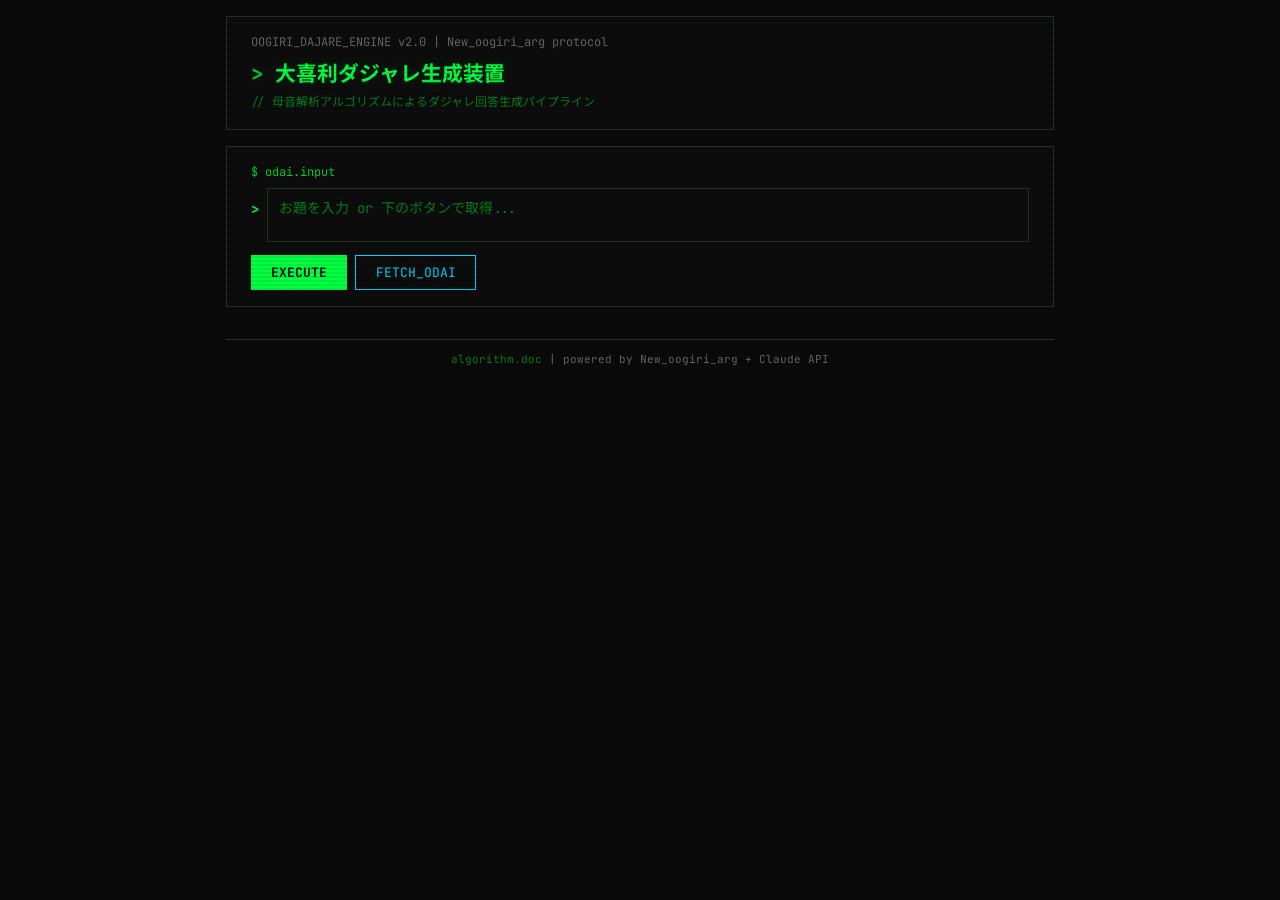
<file: templates/index.html>
<!DOCTYPE html>
<html lang="ja">
<head>
    <meta charset="UTF-8">
    <meta name="viewport" content="width=device-width, initial-scale=1.0">
    <title>OOGIRI_DAJARE_ENGINE</title>
    <link rel="stylesheet" href="/static/style.css">
</head>
<body>
<div class="container">

    <!-- Header -->
    <header>
        <div class="header-line">OOGIRI_DAJARE_ENGINE v2.0 | New_oogiri_arg protocol</div>
        <h1>大喜利ダジャレ生成装置</h1>
        <div class="subtitle">// 母音解析アルゴリズムによるダジャレ回答生成パイプライン</div>
    </header>

    <!-- Input -->
    <div class="input-section">
        <div class="prompt-label">odai.input</div>
        <div class="input-row">
            <textarea id="odai" rows="2" placeholder="お題を入力 or 下のボタンで取得..."></textarea>
        </div>
        <div class="btn-row">
            <button class="btn btn-exec" id="gen-btn" onclick="run()">EXECUTE</button>
            <button class="btn btn-fetch" onclick="fetchOdai()">FETCH_ODAI</button>
        </div>

        <!-- Odai list -->
        <div id="odai-panel" class="odai-panel hidden">
            <div class="odai-panel-header">oogiri.app/realtime - page <span id="page-num">1</span></div>
            <div id="odai-items"></div>
            <div class="odai-nav">
                <button class="btn btn-sm" id="prev-btn" onclick="nav(-1)" disabled>&lt; prev</button>
                <button class="btn btn-sm" onclick="nav(1)">next &gt;</button>
            </div>
        </div>
    </div>

    <!-- Log -->
    <div id="log-section" class="log-section hidden">
        <div class="log-header">
            <span>PIPELINE_LOG</span>
            <span id="log-status" class="cursor"></span>
        </div>
        <div class="log-body" id="log-body"></div>
    </div>

    <!-- Results -->
    <div id="results" class="results-section hidden">
        <div class="results-header">OUTPUT // GENERATED_ANSWERS</div>
        <div id="answers"></div>
    </div>

    <!-- Error -->
    <div id="error" class="error-box hidden"></div>

    <footer>
        <a href="/algorithm">algorithm.doc</a> | powered by New_oogiri_arg + Claude API
    </footer>

</div>

<script>
let page = 1;

// ── Fetch Odai ──
async function fetchOdai() {
    const panel = document.getElementById('odai-panel');
    const items = document.getElementById('odai-items');
    panel.classList.remove('hidden');
    items.innerHTML = '<div style="padding:0.5rem;color:var(--amber)">fetching...</div>';
    document.getElementById('page-num').textContent = page;

    try {
        const r = await fetch('/fetch-odai?page=' + page);
        const d = await r.json();
        if (d.error) { items.innerHTML = '<div style="padding:0.5rem;color:var(--red)">' + esc(d.error) + '</div>'; return; }

        items.innerHTML = '';
        (d.odai_list || []).forEach((o, i) => {
            const el = document.createElement('div');
            el.className = 'odai-item';
            el.innerHTML = '<span class="num">[' + String(i+1).padStart(2,'0') + ']</span>' + esc(o.text);
            el.onclick = () => {
                document.getElementById('odai').value = o.text;
                document.querySelectorAll('.odai-item').forEach(x => x.classList.remove('selected'));
                el.classList.add('selected');
            };
            items.appendChild(el);
        });
    } catch(e) {
        items.innerHTML = '<div style="padding:0.5rem;color:var(--red)">connection error: ' + esc(e.message) + '</div>';
    }

    document.getElementById('prev-btn').disabled = (page <= 1);
}

function nav(d) { page = Math.max(1, page + d); fetchOdai(); }

// ── Run Pipeline (SSE) ──
function run() {
    const odai = document.getElementById('odai').value.trim();
    if (!odai) return;

    const btn = document.getElementById('gen-btn');
    const logSec = document.getElementById('log-section');
    const logBody = document.getElementById('log-body');
    const logStatus = document.getElementById('log-status');
    const results = document.getElementById('results');
    const errorBox = document.getElementById('error');

    btn.disabled = true;
    btn.textContent = 'RUNNING...';
    logSec.classList.remove('hidden');
    logBody.innerHTML = '';
    results.classList.add('hidden');
    errorBox.classList.add('hidden');
    logStatus.textContent = 'running';
    logStatus.classList.add('cursor');

    addLog('info', 'pipeline.start("' + odai + '")');

    const src = new EventSource('/generate-stream?odai=' + encodeURIComponent(odai));

    src.onmessage = function(ev) {
        const msg = JSON.parse(ev.data);
        handleMsg(msg);
        if (msg.status === 'complete' || (msg.status === 'error' && msg.step === -1)) {
            src.close();
            btn.disabled = false;
            btn.textContent = 'EXECUTE';
            logStatus.textContent = msg.status === 'complete' ? 'done' : 'error';
            logStatus.classList.remove('cursor');
            if (msg.status === 'complete') addLog('done', 'pipeline.complete()');
            if (msg.step === -1) { errorBox.textContent = msg.data.message; errorBox.classList.remove('hidden'); }
        }
    };

    src.onerror = function() {
        src.close();
        btn.disabled = false;
        btn.textContent = 'EXECUTE';
        logStatus.textContent = 'error';
        logStatus.classList.remove('cursor');
        addLog('error', 'connection lost - APIキーが設定されているか確認してください');
    };
}

const STEP_NAMES = {1:'parse_odai', 2:'generate_clusters', 3:'vowel_analysis', 5:'generate_answers'};

function handleMsg(msg) {
    const name = STEP_NAMES[msg.step] || ('step_' + msg.step);

    if (msg.status === 'processing') {
        addLog('processing', name + '() ... ' + (msg.data.message || ''));
    }

    if (msg.status === 'done') {
        addLog('done', name + '() -> OK');
        const d = msg.data;

        if (msg.step === 1) {
            addDetail('subject: "' + (d.subject||'') + '"  modifiers: [' + (d.modifiers||[]).join(', ') + ']');
        }

        if (msg.step === 2) {
            const ss = (d.subject_samples||[]).map(w => w.text+'('+w.score+')').join(', ');
            const ms = (d.modifier_samples||[]).map(w => w.text+'('+w.score+')').join(', ');
            addDetail('sub_cluster[' + d.subject_cluster_size + ']: ' + ss + ' ...');
            addDetail('mod_cluster[' + d.modifier_cluster_size + ']: ' + ms + ' ...');
        }

        if (msg.step === 3) {
            addDetail('combinations: ' + d.total_combinations + '  dajare_eggs: ' + d.dajare_eggs_count);
            (d.top_combinations||[]).slice(0,5).forEach((c,i) => {
                addDetail('#' + c.rank + ' ' + c.subject_word + ' + ' + c.modifier_word + '  match:' + c.vowel_match_rate + '%  [' + c.technique + ']');
            });
        }

        if (msg.step === 5) {
            showResults(d.answers || []);
        }
    }
}

function showResults(answers) {
    const el = document.getElementById('answers');
    el.innerHTML = '';
    answers.forEach((a, i) => {
        el.innerHTML += '<div class="answer-item">'
            + '<div class="answer-text"><span class="answer-num">[' + (i+1) + ']</span> ' + esc(a.answer) + '</div>'
            + '<div class="answer-meta">'
            + '<span class="tag">' + esc(a.technique||'') + '</span>'
            + '<span>' + esc(a.dajare_words||'') + '</span>'
            + '<span>' + esc(a.explanation||'') + '</span>'
            + '</div></div>';
    });
    document.getElementById('results').classList.remove('hidden');
}

function addLog(cls, text) {
    const b = document.getElementById('log-body');
    const ts = new Date().toLocaleTimeString('ja-JP', {hour:'2-digit',minute:'2-digit',second:'2-digit'});
    b.innerHTML += '<div class="log-line ' + cls + '"><span class="ts">' + ts + '</span>' + esc(text) + '</div>';
    b.scrollTop = b.scrollHeight;
}

function addDetail(text) {
    const b = document.getElementById('log-body');
    b.innerHTML += '<div class="log-detail">' + esc(text) + '</div>';
    b.scrollTop = b.scrollHeight;
}

function esc(t) {
    if (!t) return '';
    const d = document.createElement('div');
    d.textContent = t;
    return d.innerHTML;
}

document.getElementById('odai').addEventListener('keydown', e => {
    if (e.key === 'Enter' && (e.ctrlKey || e.metaKey)) { e.preventDefault(); run(); }
});
</script>
</body>
</html>
</file>
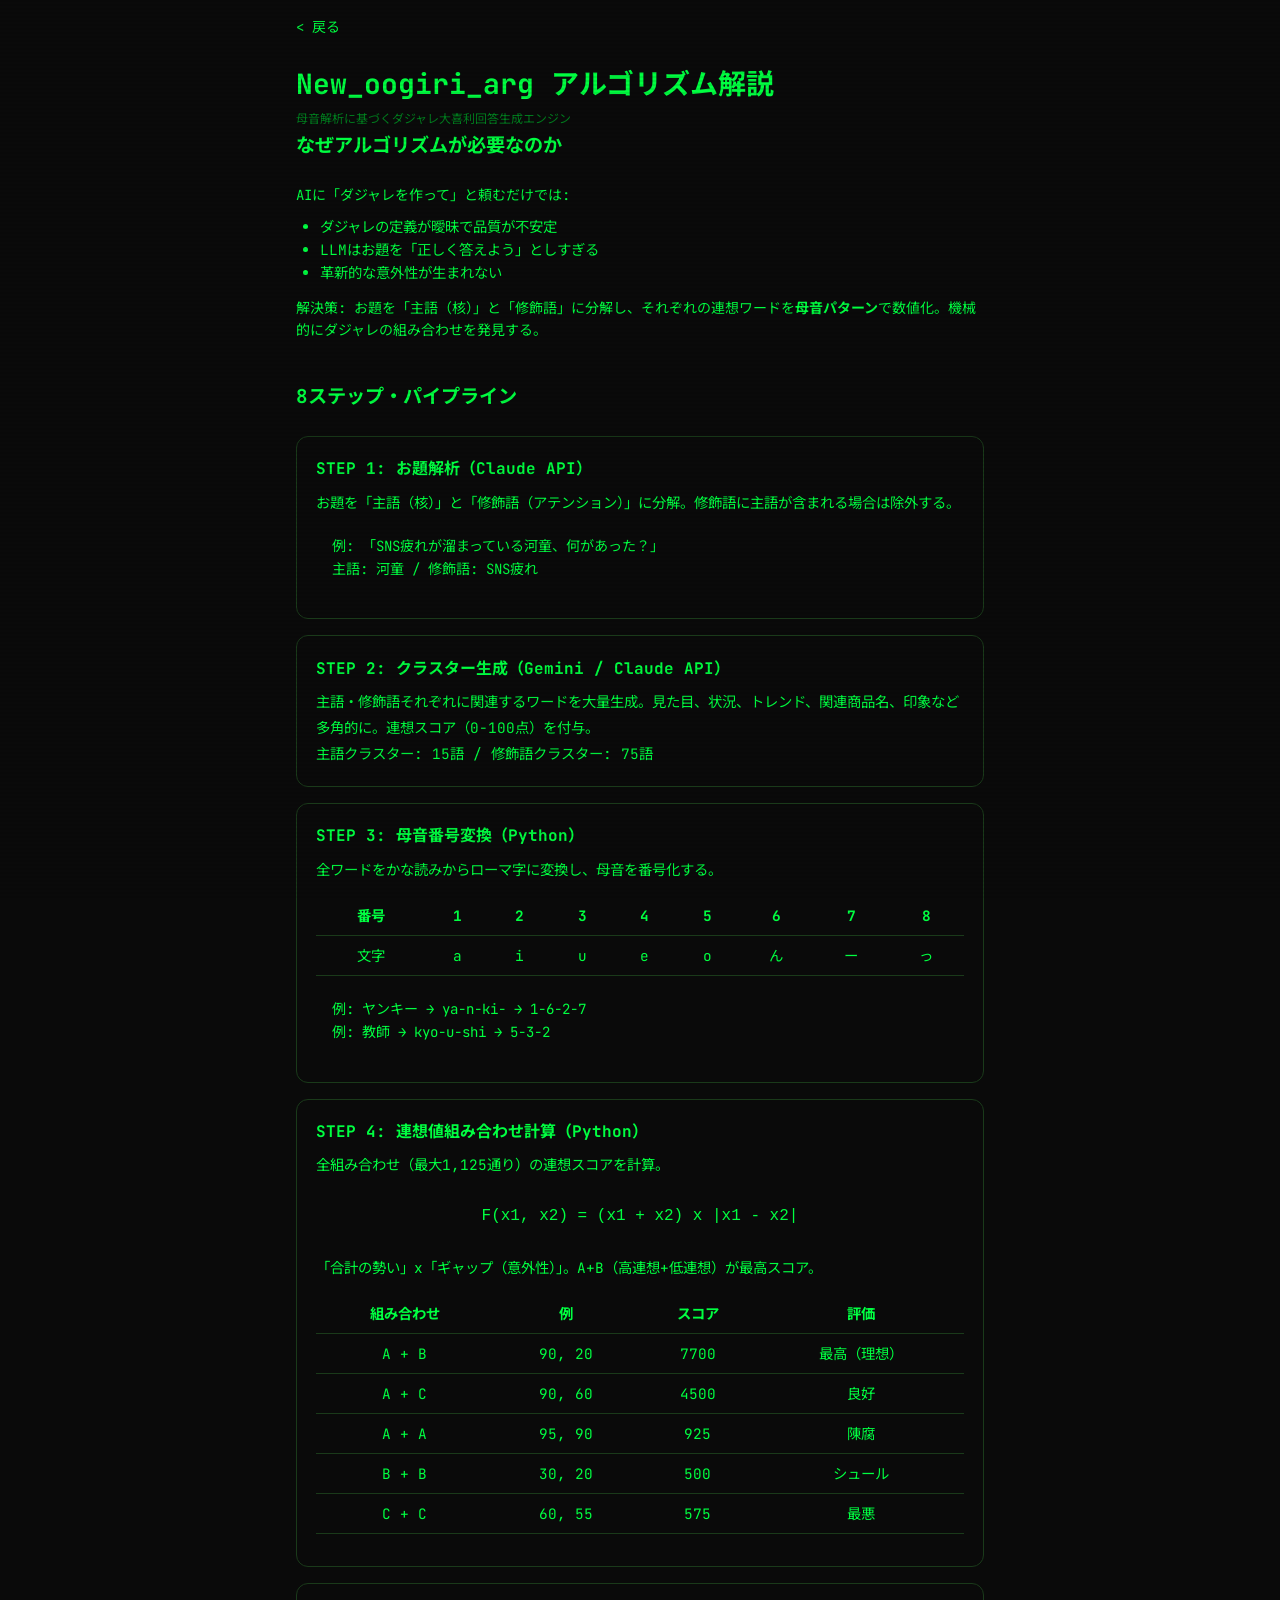
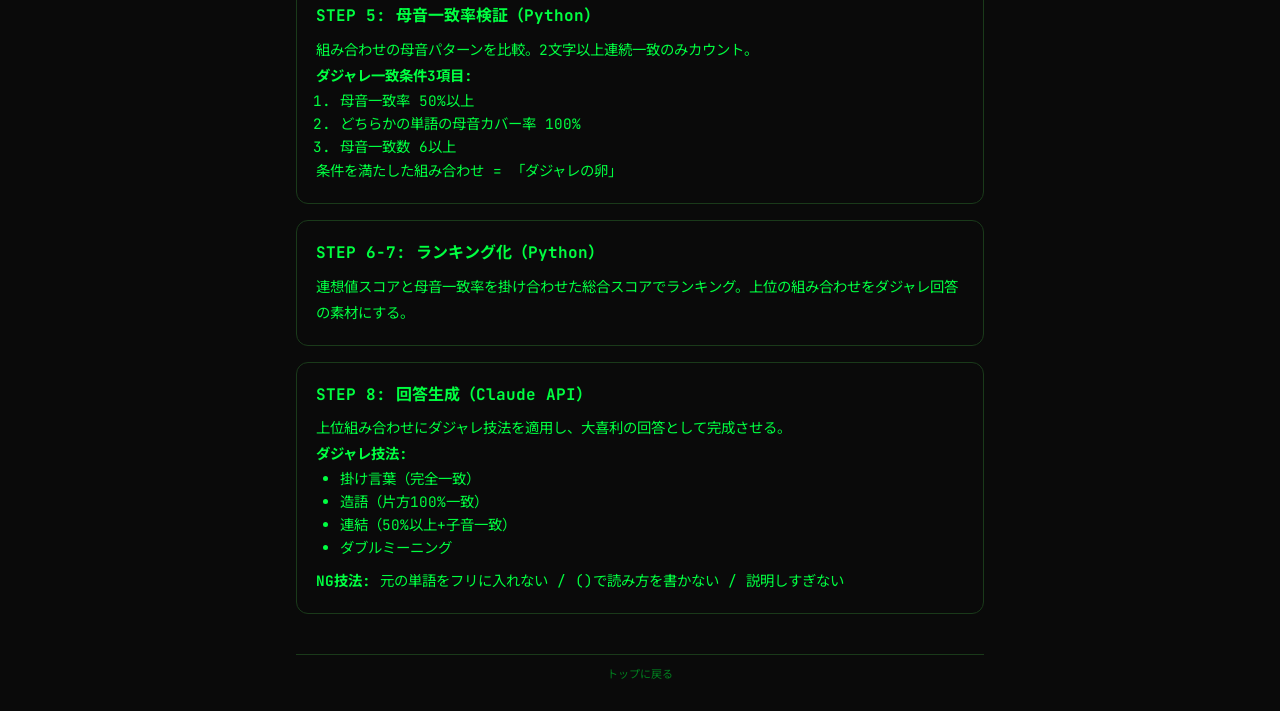
<file: templates/algorithm.html>
<!DOCTYPE html>
<html lang="ja">
<head>
    <meta charset="UTF-8">
    <meta name="viewport" content="width=device-width, initial-scale=1.0">
    <title>アルゴリズム解説 - 大喜利ダジャレAI</title>
    <link rel="stylesheet" href="/static/style.css">
    <style>
        .algo-page { max-width: 720px; margin: 0 auto; }
        .algo-section { margin-bottom: 2.5rem; }
        .algo-section h2 {
            font-size: 1.2rem;
            margin-bottom: 1rem;
            padding-bottom: 0.5rem;
            border-bottom: 2px solid var(--primary);
        }
        .step-card {
            background: var(--surface);
            border: 1px solid var(--border);
            border-radius: 12px;
            padding: 1.2rem;
            margin-bottom: 1rem;
        }
        .step-card h3 {
            color: var(--accent);
            font-size: 1rem;
            margin-bottom: 0.5rem;
        }
        .step-card p { font-size: 0.9rem; color: var(--text-dim); line-height: 1.8; }
        .formula {
            background: var(--surface-light);
            border-radius: 8px;
            padding: 0.8rem 1.2rem;
            font-family: monospace;
            font-size: 1rem;
            text-align: center;
            margin: 0.8rem 0;
            color: var(--info);
        }
        .example-box {
            background: var(--surface-light);
            border-left: 3px solid var(--primary);
            border-radius: 0 8px 8px 0;
            padding: 0.6rem 1rem;
            margin: 0.6rem 0;
            font-size: 0.88rem;
        }
        .vowel-table {
            width: 100%;
            border-collapse: collapse;
            margin: 0.8rem 0;
            font-size: 0.9rem;
        }
        .vowel-table th, .vowel-table td {
            padding: 0.5rem;
            border-bottom: 1px solid var(--border);
            text-align: center;
        }
        .vowel-table th { color: var(--accent); }
        .back-link { display: inline-block; margin-bottom: 1.5rem; color: var(--primary); text-decoration: none; }
        .back-link:hover { text-decoration: underline; }
    </style>
</head>
<body>
    <div class="container algo-page">
        <a href="/" class="back-link">&lt; 戻る</a>
        <h1>New_oogiri_arg アルゴリズム解説</h1>
        <p class="subtitle">母音解析に基づくダジャレ大喜利回答生成エンジン</p>

        <div class="algo-section">
            <h2>なぜアルゴリズムが必要なのか</h2>
            <p>AIに「ダジャレを作って」と頼むだけでは:</p>
            <ul style="color:var(--text-dim);font-size:0.9rem;padding-left:1.5rem;margin:0.5rem 0">
                <li>ダジャレの定義が曖昧で品質が不安定</li>
                <li>LLMはお題を「正しく答えよう」としすぎる</li>
                <li>革新的な意外性が生まれない</li>
            </ul>
            <p style="margin-top:0.8rem">解決策: お題を「主語（核）」と「修飾語」に分解し、それぞれの連想ワードを<strong>母音パターン</strong>で数値化。機械的にダジャレの組み合わせを発見する。</p>
        </div>

        <div class="algo-section">
            <h2>8ステップ・パイプライン</h2>

            <div class="step-card">
                <h3>STEP 1: お題解析（Claude API）</h3>
                <p>お題を「主語（核）」と「修飾語（アテンション）」に分解。修飾語に主語が含まれる場合は除外する。</p>
                <div class="example-box">
                    例: 「SNS疲れが溜まっている河童、何があった？」<br>
                    主語: 河童 / 修飾語: SNS疲れ
                </div>
            </div>

            <div class="step-card">
                <h3>STEP 2: クラスター生成（Gemini / Claude API）</h3>
                <p>主語・修飾語それぞれに関連するワードを大量生成。見た目、状況、トレンド、関連商品名、印象など多角的に。連想スコア（0-100点）を付与。</p>
                <p>主語クラスター: 15語 / 修飾語クラスター: 75語</p>
            </div>

            <div class="step-card">
                <h3>STEP 3: 母音番号変換（Python）</h3>
                <p>全ワードをかな読みからローマ字に変換し、母音を番号化する。</p>
                <table class="vowel-table">
                    <tr><th>番号</th><th>1</th><th>2</th><th>3</th><th>4</th><th>5</th><th>6</th><th>7</th><th>8</th></tr>
                    <tr><td>文字</td><td>a</td><td>i</td><td>u</td><td>e</td><td>o</td><td>ん</td><td>ー</td><td>っ</td></tr>
                </table>
                <div class="example-box">
                    例: ヤンキー → ya-n-ki- → 1-6-2-7<br>
                    例: 教師 → kyo-u-shi → 5-3-2
                </div>
            </div>

            <div class="step-card">
                <h3>STEP 4: 連想値組み合わせ計算（Python）</h3>
                <p>全組み合わせ（最大1,125通り）の連想スコアを計算。</p>
                <div class="formula">F(x1, x2) = (x1 + x2) x |x1 - x2|</div>
                <p>「合計の勢い」x「ギャップ（意外性）」。A+B（高連想+低連想）が最高スコア。</p>
                <table class="vowel-table">
                    <tr><th>組み合わせ</th><th>例</th><th>スコア</th><th>評価</th></tr>
                    <tr><td>A + B</td><td>90, 20</td><td>7700</td><td>最高（理想）</td></tr>
                    <tr><td>A + C</td><td>90, 60</td><td>4500</td><td>良好</td></tr>
                    <tr><td>A + A</td><td>95, 90</td><td>925</td><td>陳腐</td></tr>
                    <tr><td>B + B</td><td>30, 20</td><td>500</td><td>シュール</td></tr>
                    <tr><td>C + C</td><td>60, 55</td><td>575</td><td>最悪</td></tr>
                </table>
            </div>

            <div class="step-card">
                <h3>STEP 5: 母音一致率検証（Python）</h3>
                <p>組み合わせの母音パターンを比較。2文字以上連続一致のみカウント。</p>
                <p><strong>ダジャレ一致条件3項目:</strong></p>
                <ol style="font-size:0.9rem;color:var(--text-dim);padding-left:1.5rem">
                    <li>母音一致率 50%以上</li>
                    <li>どちらかの単語の母音カバー率 100%</li>
                    <li>母音一致数 6以上</li>
                </ol>
                <p>条件を満たした組み合わせ = 「ダジャレの卵」</p>
            </div>

            <div class="step-card">
                <h3>STEP 6-7: ランキング化（Python）</h3>
                <p>連想値スコアと母音一致率を掛け合わせた総合スコアでランキング。上位の組み合わせをダジャレ回答の素材にする。</p>
            </div>

            <div class="step-card">
                <h3>STEP 8: 回答生成（Claude API）</h3>
                <p>上位組み合わせにダジャレ技法を適用し、大喜利の回答として完成させる。</p>
                <p><strong>ダジャレ技法:</strong></p>
                <ul style="font-size:0.9rem;color:var(--text-dim);padding-left:1.5rem">
                    <li>掛け言葉（完全一致）</li>
                    <li>造語（片方100%一致）</li>
                    <li>連結（50%以上+子音一致）</li>
                    <li>ダブルミーニング</li>
                </ul>
                <p style="margin-top:0.5rem"><strong>NG技法:</strong> 元の単語をフリに入れない / ()で読み方を書かない / 説明しすぎない</p>
            </div>
        </div>

        <footer>
            <a href="/">トップに戻る</a>
        </footer>
    </div>
</body>
</html>
</file>
<file: static/style.css>
/* ============================================
   大喜利ダジャレAI - Terminal Style
   ============================================ */

@import url('https://fonts.googleapis.com/css2?family=JetBrains+Mono:wght@300;400;500;700&family=Noto+Sans+JP:wght@400;700&display=swap');

:root {
    --green: #00ff41;
    --green-dim: #00cc33;
    --green-dark: #00801f;
    --green-glow: rgba(0, 255, 65, 0.15);
    --amber: #ffb000;
    --amber-dim: #cc8d00;
    --red: #ff3333;
    --cyan: #00d4ff;
    --white: #d0d0d0;
    --gray: #666;
    --bg: #0a0a0a;
    --bg-light: #111;
    --bg-panel: #0d0d0d;
    --border: #1a3a1a;
}

* { margin: 0; padding: 0; box-sizing: border-box; }

body {
    font-family: 'JetBrains Mono', 'Noto Sans JP', monospace;
    background: var(--bg);
    color: var(--green);
    min-height: 100vh;
    line-height: 1.6;
    font-size: 14px;
}

/* スキャンライン効果 */
body::after {
    content: "";
    position: fixed;
    inset: 0;
    background: repeating-linear-gradient(
        0deg,
        transparent,
        transparent 2px,
        rgba(0, 0, 0, 0.08) 2px,
        rgba(0, 0, 0, 0.08) 4px
    );
    pointer-events: none;
    z-index: 9999;
}

.container {
    max-width: 860px;
    margin: 0 auto;
    padding: 1rem;
}

/* ── Header ── */
header {
    border: 1px solid var(--border);
    padding: 1rem 1.5rem;
    margin-bottom: 1rem;
    background: var(--bg-panel);
}

.header-line {
    color: var(--gray);
    font-size: 12px;
    margin-bottom: 0.3rem;
}

header h1 {
    color: var(--green);
    font-size: 1.3rem;
    font-weight: 700;
    text-shadow: 0 0 10px var(--green-glow);
}

header h1::before { content: "> "; color: var(--green-dim); }

.subtitle {
    color: var(--green-dark);
    font-size: 12px;
    margin-top: 0.2rem;
}

/* ── Input Section ── */
.input-section {
    border: 1px solid var(--border);
    padding: 1rem 1.5rem;
    margin-bottom: 1rem;
    background: var(--bg-panel);
}

.prompt-label {
    color: var(--green-dim);
    font-size: 12px;
    margin-bottom: 0.4rem;
}

.prompt-label::before { content: "$ "; }

.input-row {
    display: flex;
    gap: 0.5rem;
    align-items: flex-start;
}

.input-row::before {
    content: ">";
    color: var(--green);
    padding-top: 0.6rem;
    font-weight: bold;
}

textarea {
    flex: 1;
    background: transparent;
    border: 1px solid var(--border);
    color: var(--green);
    padding: 0.5rem 0.7rem;
    font-family: inherit;
    font-size: 14px;
    resize: none;
    caret-color: var(--green);
    outline: none;
}

textarea:focus { border-color: var(--green-dark); }
textarea::placeholder { color: var(--green-dark); }

/* ── Buttons ── */
.btn-row {
    display: flex;
    gap: 0.5rem;
    margin-top: 0.8rem;
}

.btn {
    font-family: inherit;
    font-size: 13px;
    padding: 0.5rem 1.2rem;
    cursor: pointer;
    border: 1px solid;
    background: transparent;
    transition: all 0.15s;
}

.btn-exec {
    color: var(--bg);
    background: var(--green);
    border-color: var(--green);
    font-weight: 700;
}

.btn-exec:hover {
    background: var(--green-dim);
    box-shadow: 0 0 12px var(--green-glow);
}

.btn-exec:disabled {
    opacity: 0.3;
    cursor: not-allowed;
    box-shadow: none;
}

.btn-fetch {
    color: var(--cyan);
    border-color: var(--cyan);
}

.btn-fetch:hover {
    background: rgba(0, 212, 255, 0.1);
}

.btn-sm {
    padding: 0.3rem 0.7rem;
    font-size: 12px;
}

/* ── Odai List ── */
.odai-panel {
    border: 1px solid var(--border);
    margin-top: 0.8rem;
    max-height: 260px;
    overflow-y: auto;
}

.odai-panel-header {
    padding: 0.4rem 0.7rem;
    background: var(--border);
    color: var(--green-dim);
    font-size: 11px;
}

.odai-item {
    padding: 0.4rem 0.7rem;
    cursor: pointer;
    font-size: 13px;
    color: var(--white);
    border-bottom: 1px solid #111;
    transition: background 0.1s;
}

.odai-item:hover { background: rgba(0, 255, 65, 0.05); }
.odai-item.selected { background: var(--green-dark); color: var(--bg); }

.odai-item .num { color: var(--green-dim); margin-right: 0.5rem; }

.odai-nav {
    display: flex;
    justify-content: center;
    gap: 1rem;
    padding: 0.5rem;
    border-top: 1px solid var(--border);
    font-size: 12px;
    color: var(--gray);
}

.odai-nav .btn { padding: 0.2rem 0.6rem; font-size: 11px; color: var(--green-dim); border-color: var(--border); }
.odai-nav .btn:disabled { opacity: 0.2; }

/* ── Progress / Log ── */
.log-section {
    border: 1px solid var(--border);
    margin-bottom: 1rem;
    background: var(--bg-panel);
}

.log-header {
    padding: 0.4rem 0.7rem;
    background: var(--border);
    font-size: 11px;
    color: var(--green-dim);
    display: flex;
    justify-content: space-between;
}

.log-body {
    padding: 0.7rem;
    font-size: 13px;
    max-height: 400px;
    overflow-y: auto;
}

.log-line {
    margin-bottom: 0.3rem;
    padding-left: 1em;
    text-indent: -1em;
}

.log-line .ts {
    color: var(--gray);
    font-size: 11px;
    margin-right: 0.5rem;
}

.log-line.processing { color: var(--amber); }
.log-line.done { color: var(--green); }
.log-line.error { color: var(--red); }
.log-line.info { color: var(--white); }

.log-detail {
    margin: 0.3rem 0 0.5rem 1.5rem;
    padding: 0.4rem 0.7rem;
    border-left: 2px solid var(--border);
    font-size: 12px;
    color: var(--green-dark);
}

.log-detail strong { color: var(--green-dim); font-weight: 500; }

/* ── Blink cursor ── */
.cursor::after {
    content: "_";
    animation: blink 0.8s step-end infinite;
}
@keyframes blink {
    50% { opacity: 0; }
}

/* ── Results ── */
.results-section {
    border: 1px solid var(--green-dark);
    margin-bottom: 1rem;
    background: var(--bg-panel);
}

.results-header {
    padding: 0.5rem 0.7rem;
    background: var(--green-dark);
    color: var(--bg);
    font-size: 12px;
    font-weight: 700;
}

.answer-item {
    padding: 0.7rem;
    border-bottom: 1px solid #111;
}

.answer-item:last-child { border-bottom: none; }

.answer-num {
    color: var(--amber);
    font-weight: 700;
    margin-right: 0.5rem;
}

.answer-text {
    color: var(--green);
    font-size: 16px;
    font-weight: 700;
    text-shadow: 0 0 8px var(--green-glow);
    margin-bottom: 0.3rem;
    font-family: 'Noto Sans JP', sans-serif;
}

.answer-meta {
    font-size: 11px;
    color: var(--gray);
    display: flex;
    gap: 1rem;
    flex-wrap: wrap;
}

.answer-meta .tag {
    color: var(--cyan);
    border: 1px solid rgba(0,212,255,0.3);
    padding: 0.1rem 0.4rem;
}

/* ── Error ── */
.error-box {
    border: 1px solid var(--red);
    padding: 0.7rem;
    color: var(--red);
    font-size: 13px;
    margin: 1rem 0;
}

.error-box::before { content: "[ERROR] "; font-weight: 700; }

/* ── Footer ── */
footer {
    border-top: 1px solid var(--border);
    padding: 0.7rem 0;
    font-size: 11px;
    color: var(--gray);
    text-align: center;
    margin-top: 2rem;
}

footer a { color: var(--green-dark); text-decoration: none; }
footer a:hover { color: var(--green); }

.hidden { display: none; }

/* ── Scrollbar ── */
::-webkit-scrollbar { width: 6px; }
::-webkit-scrollbar-track { background: var(--bg); }
::-webkit-scrollbar-thumb { background: var(--green-dark); }

/* ── Responsive ── */
@media (max-width: 600px) {
    body { font-size: 13px; }
    .container { padding: 0.5rem; }
    .btn-row { flex-direction: column; }
    .answer-text { font-size: 14px; }
}
</file>
